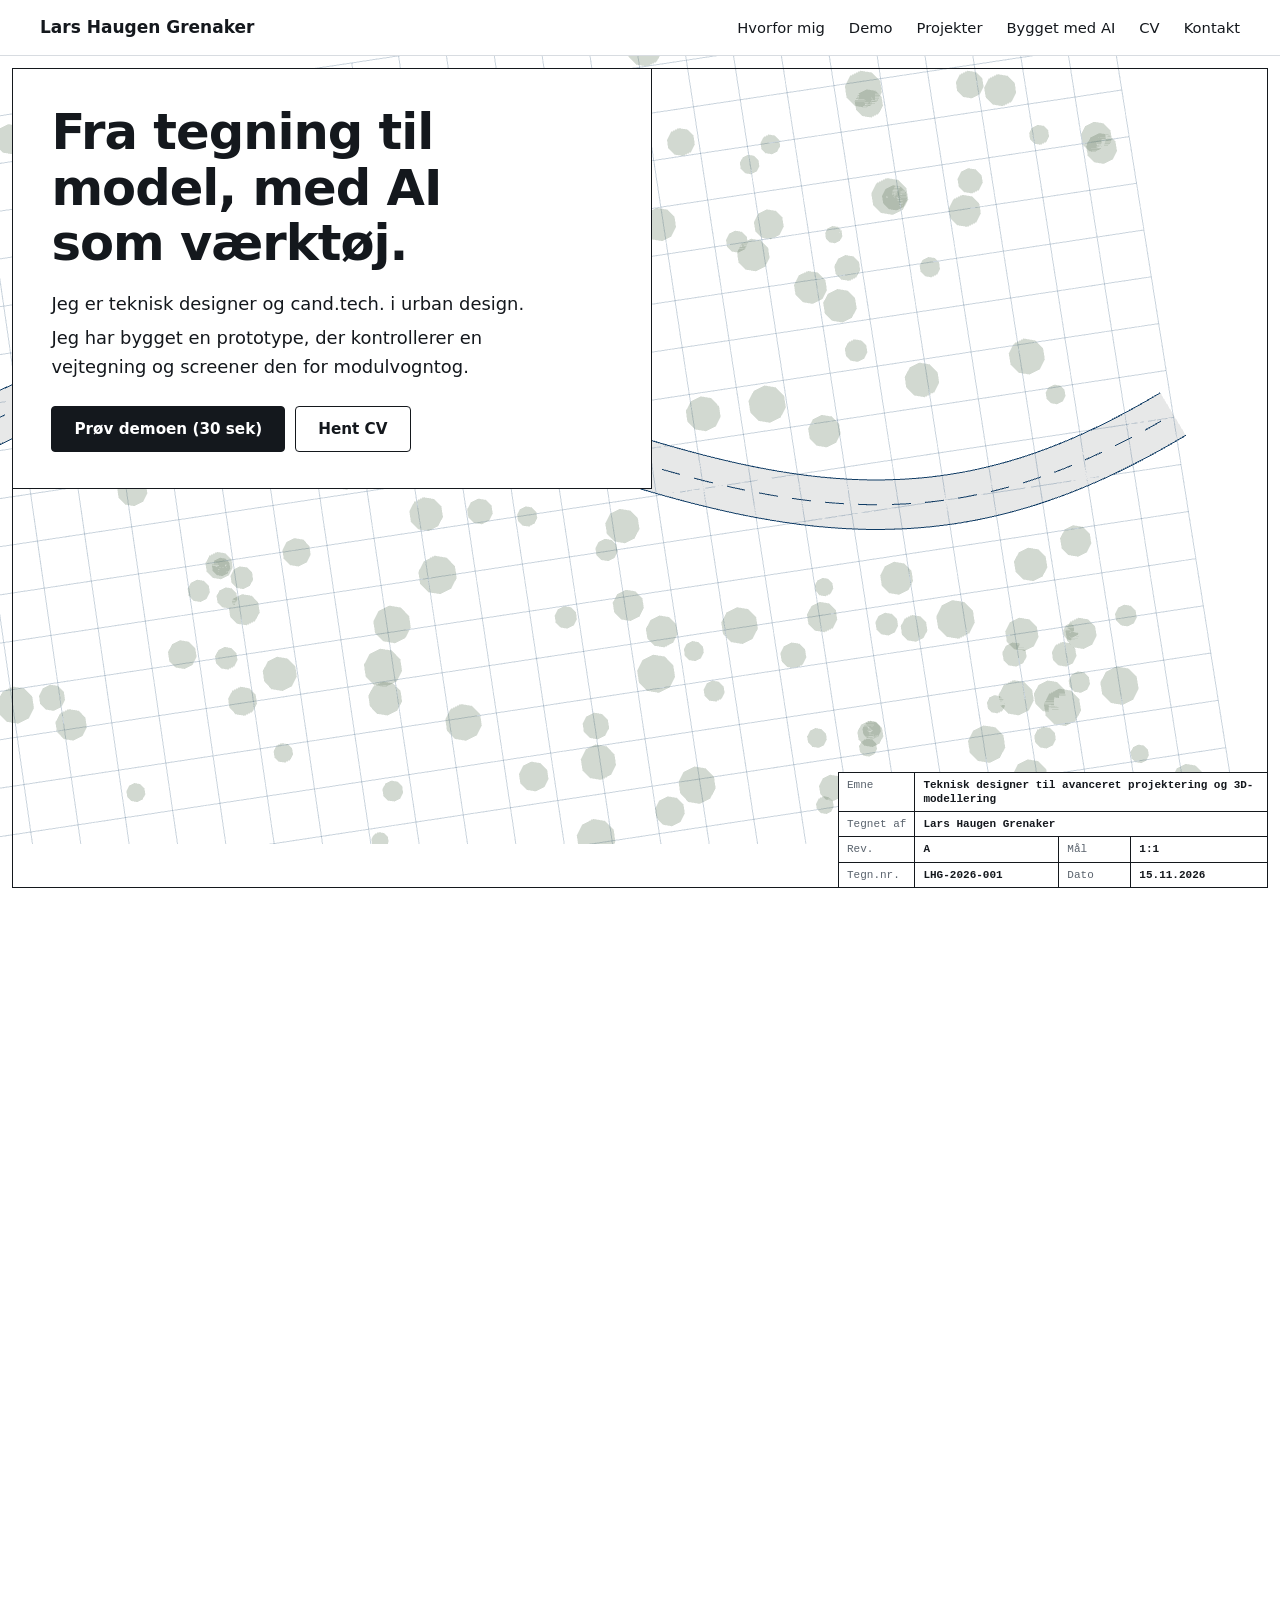
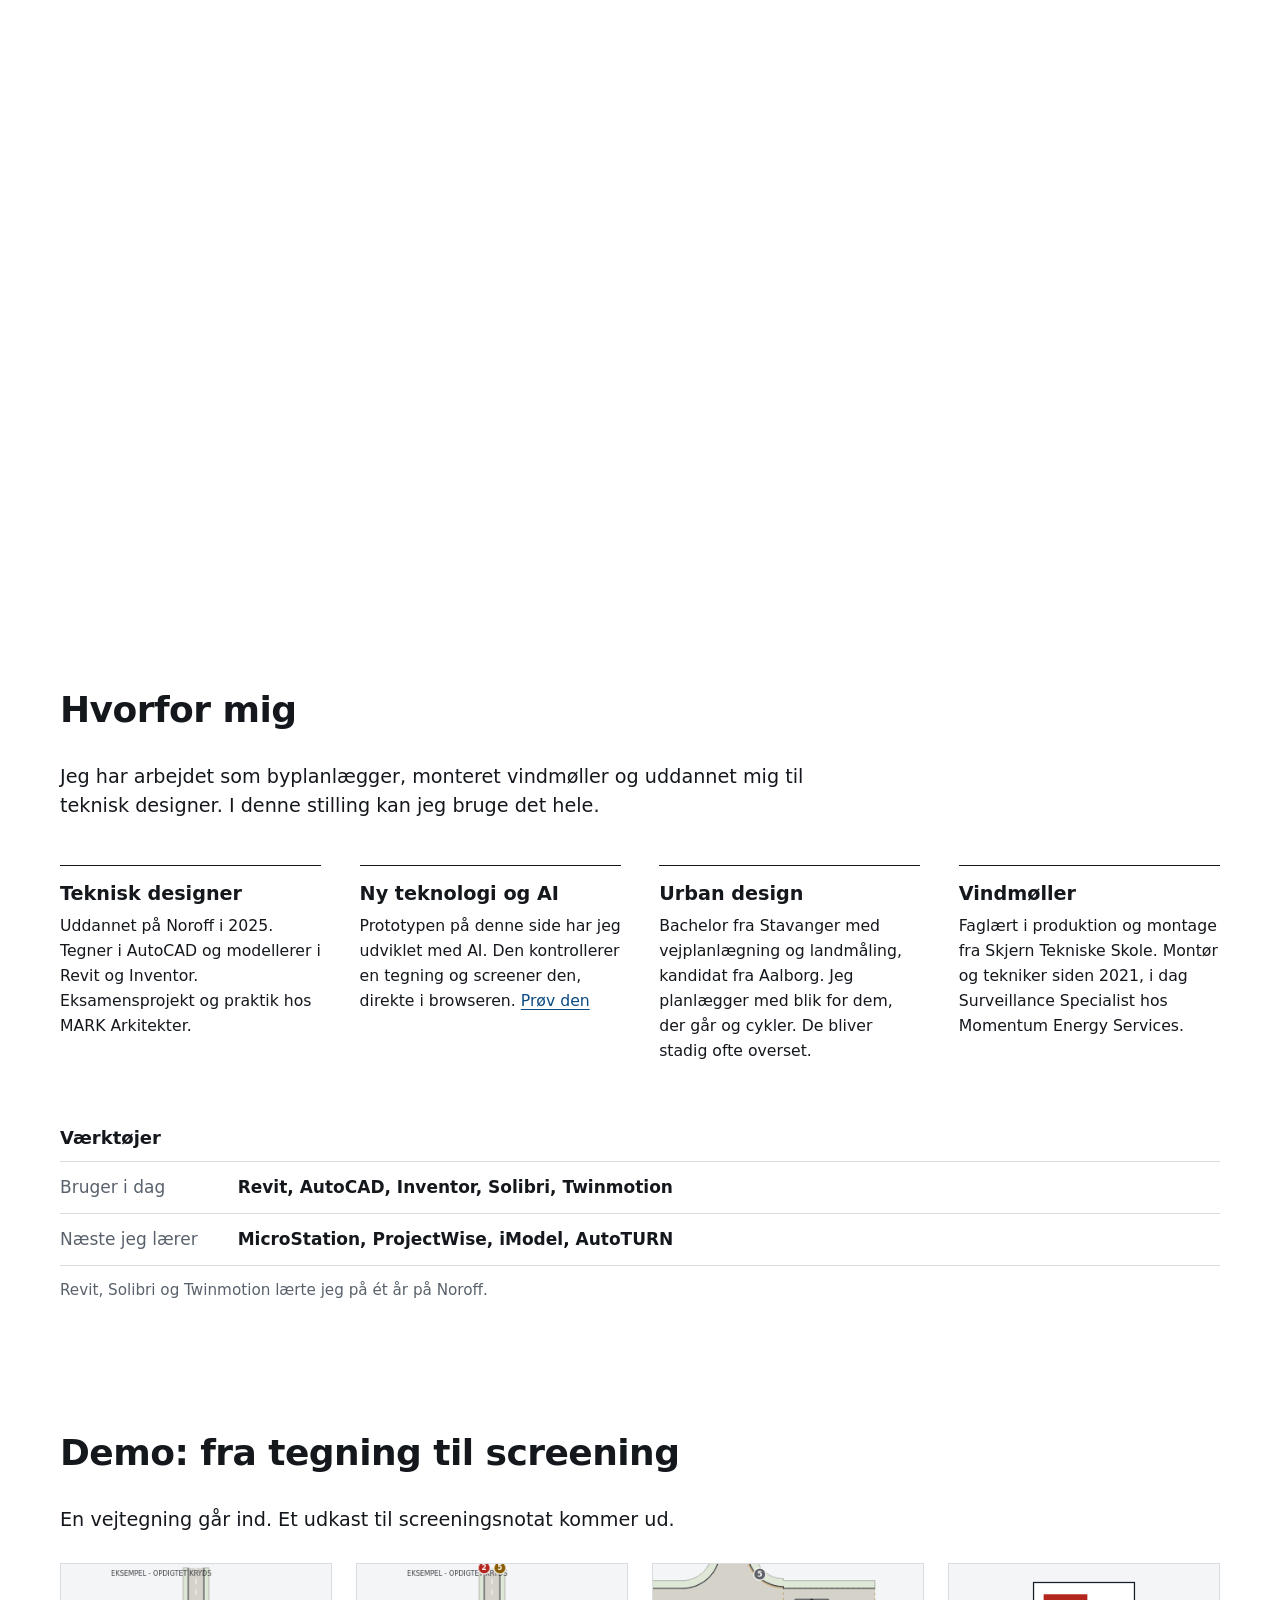
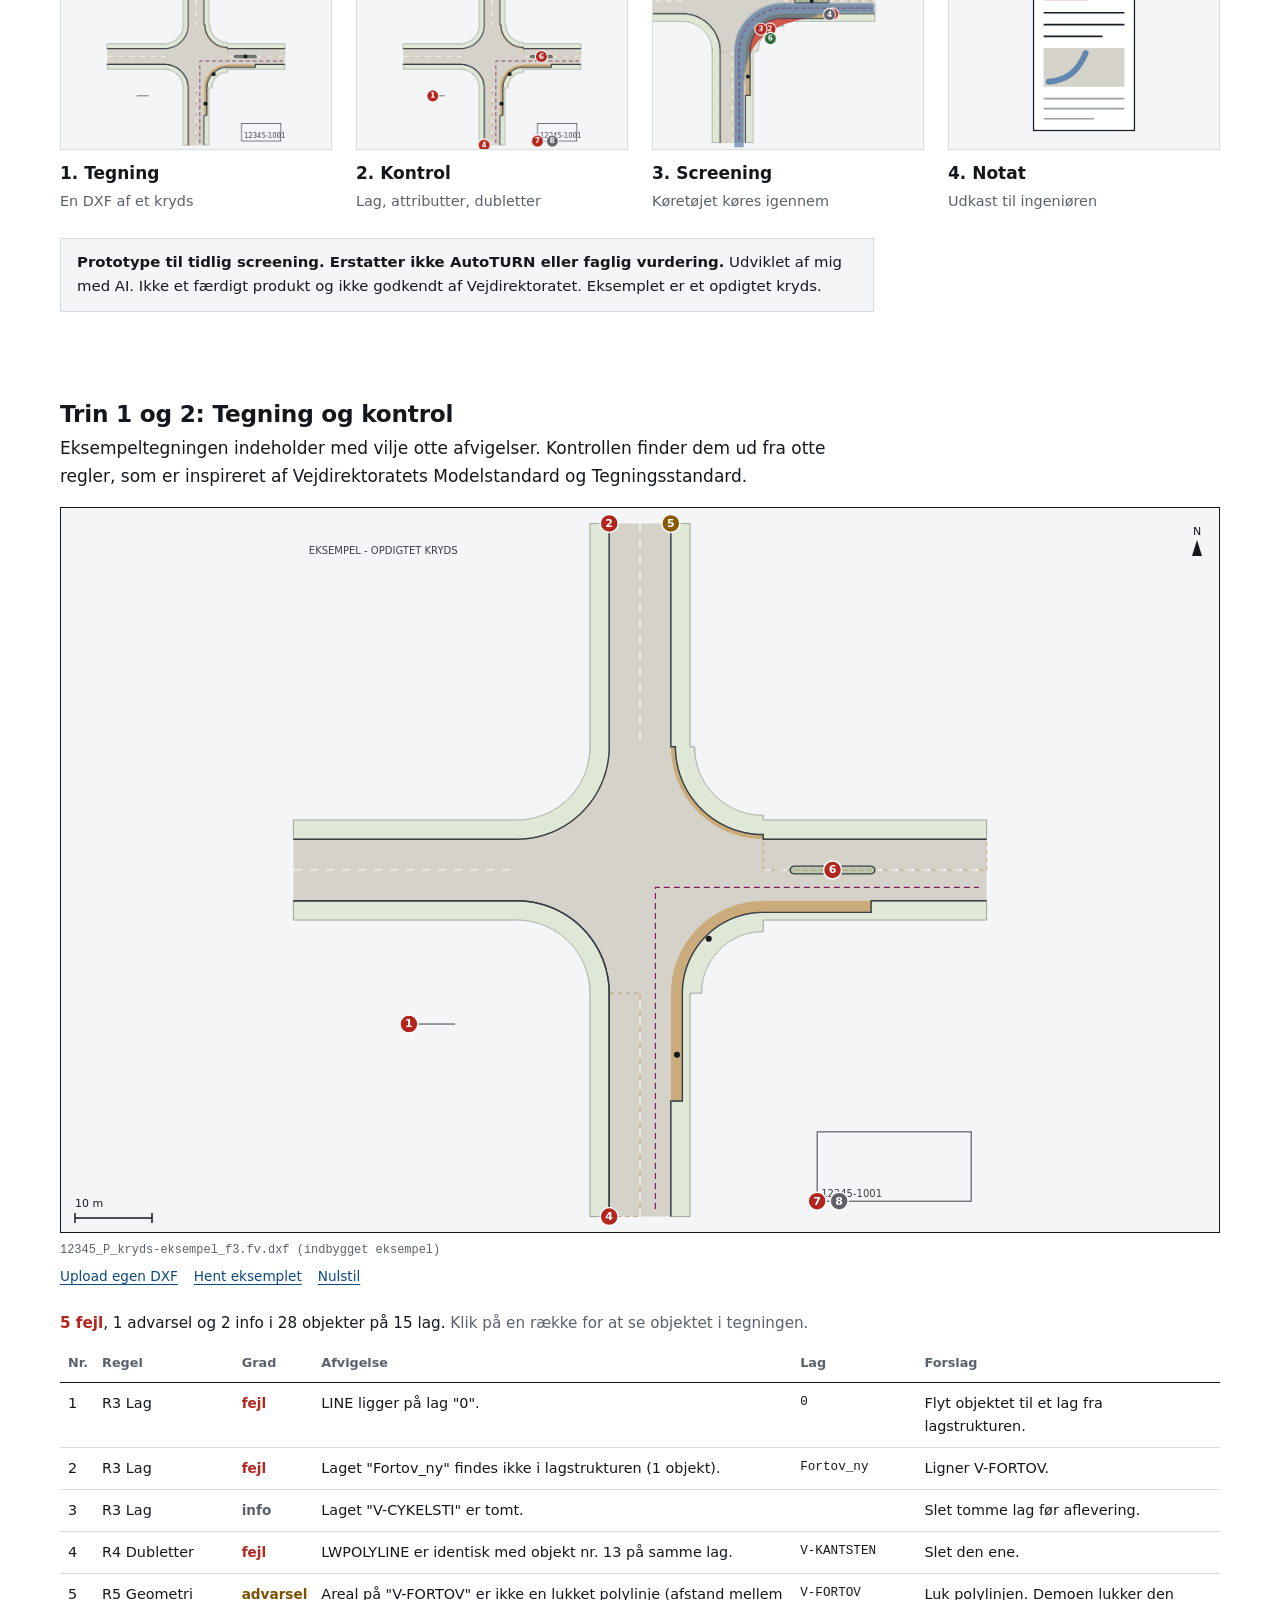
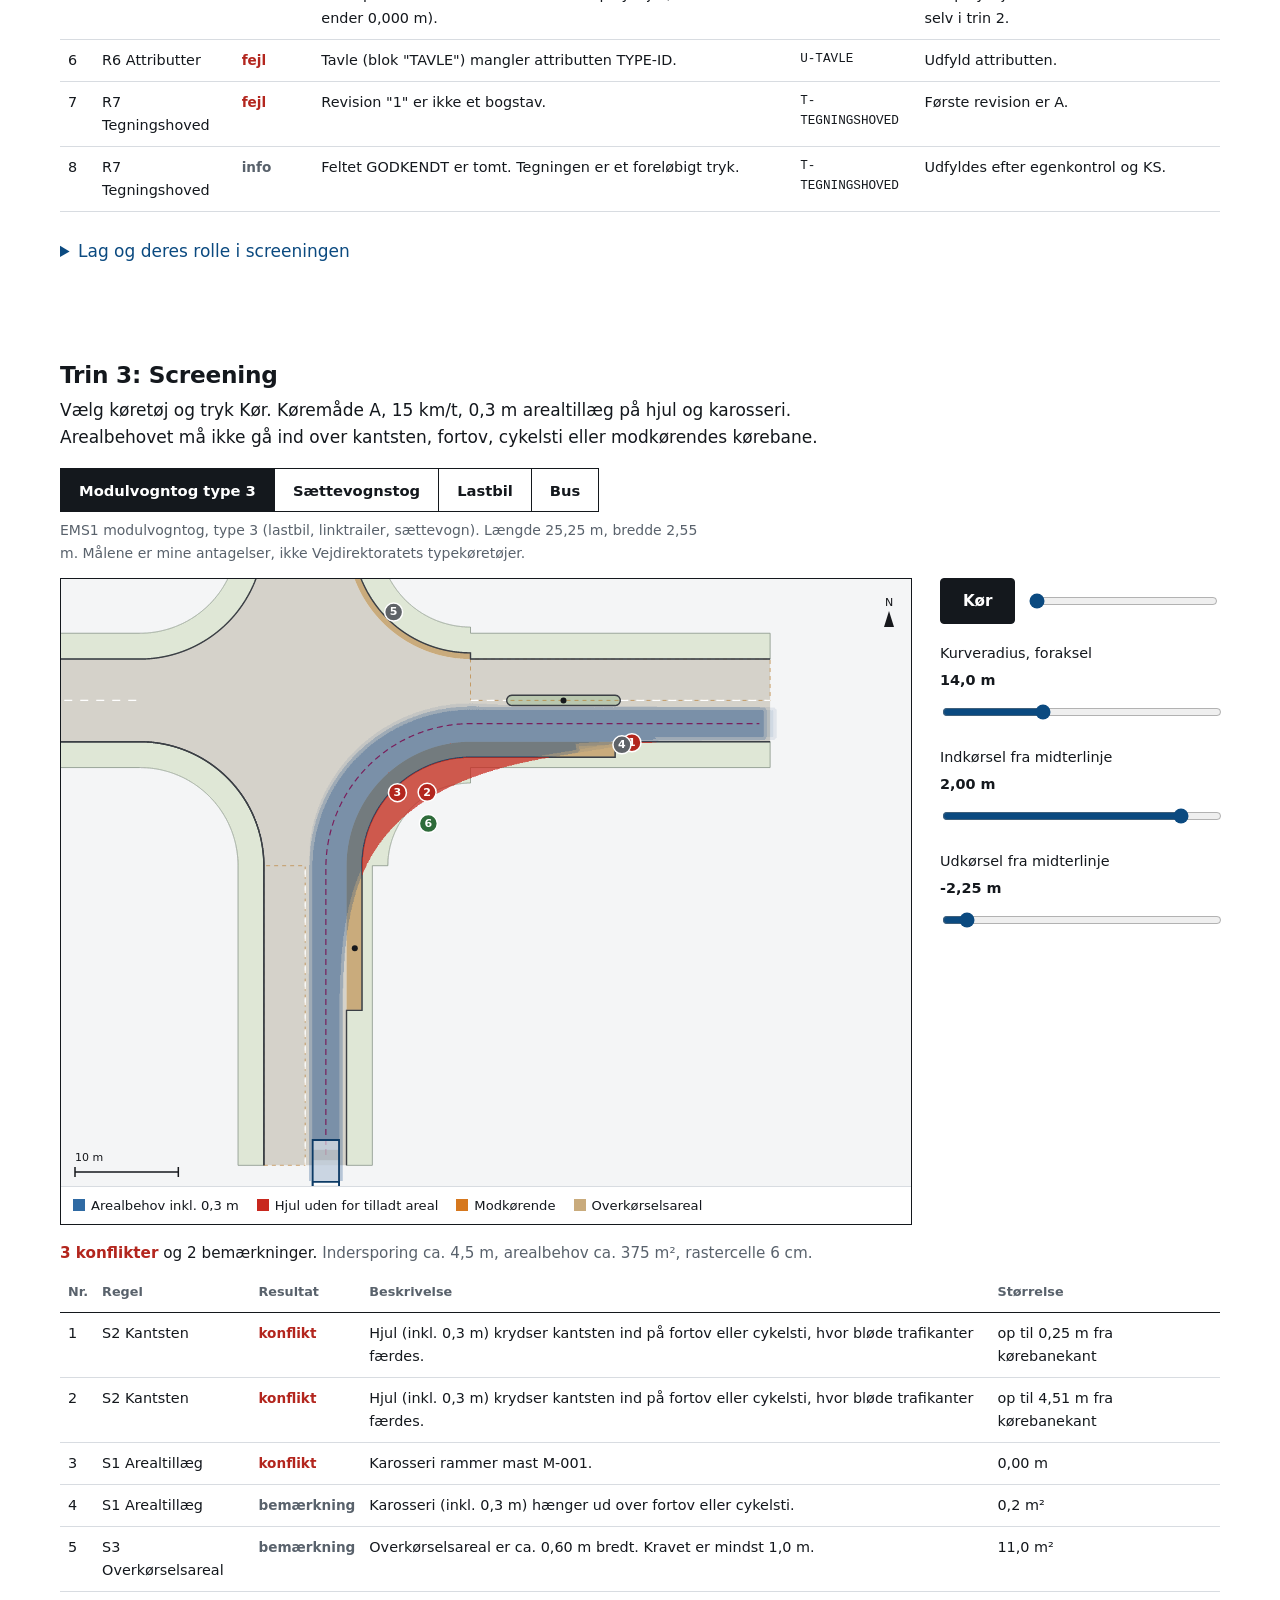
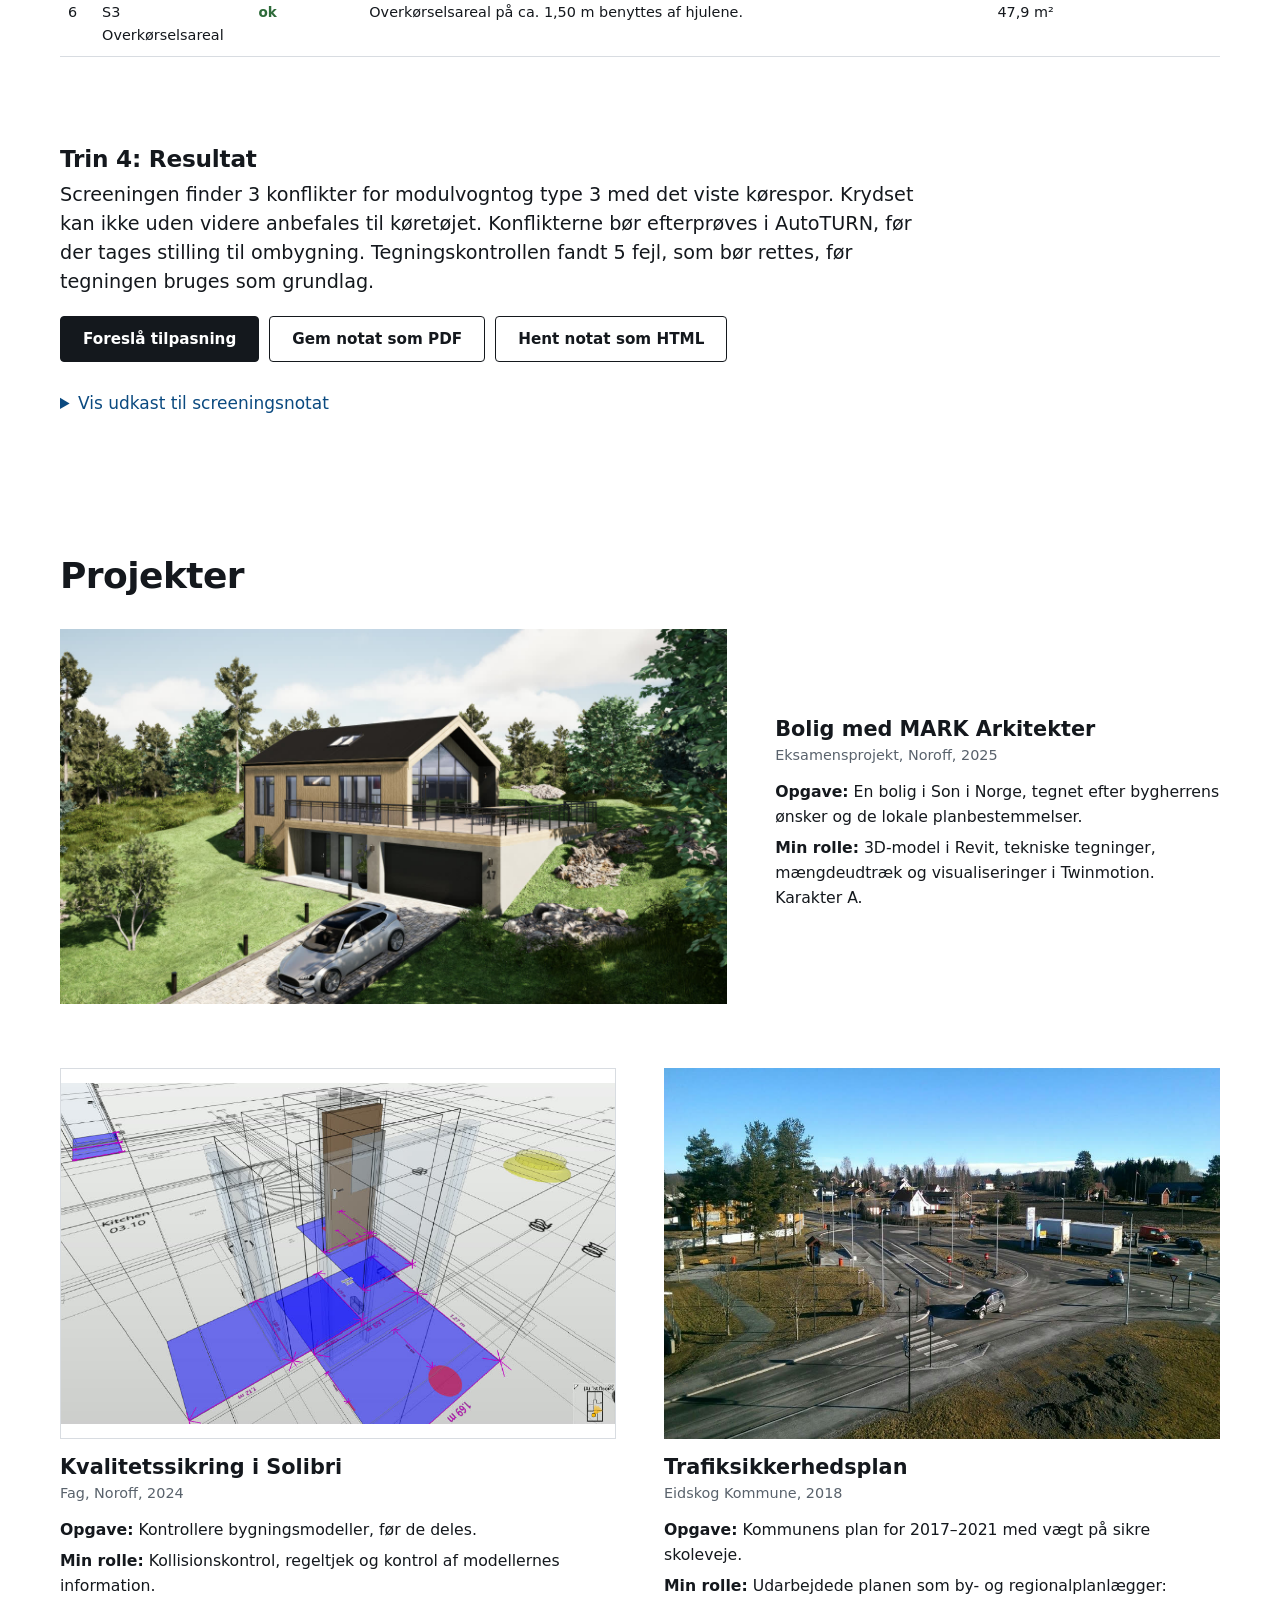
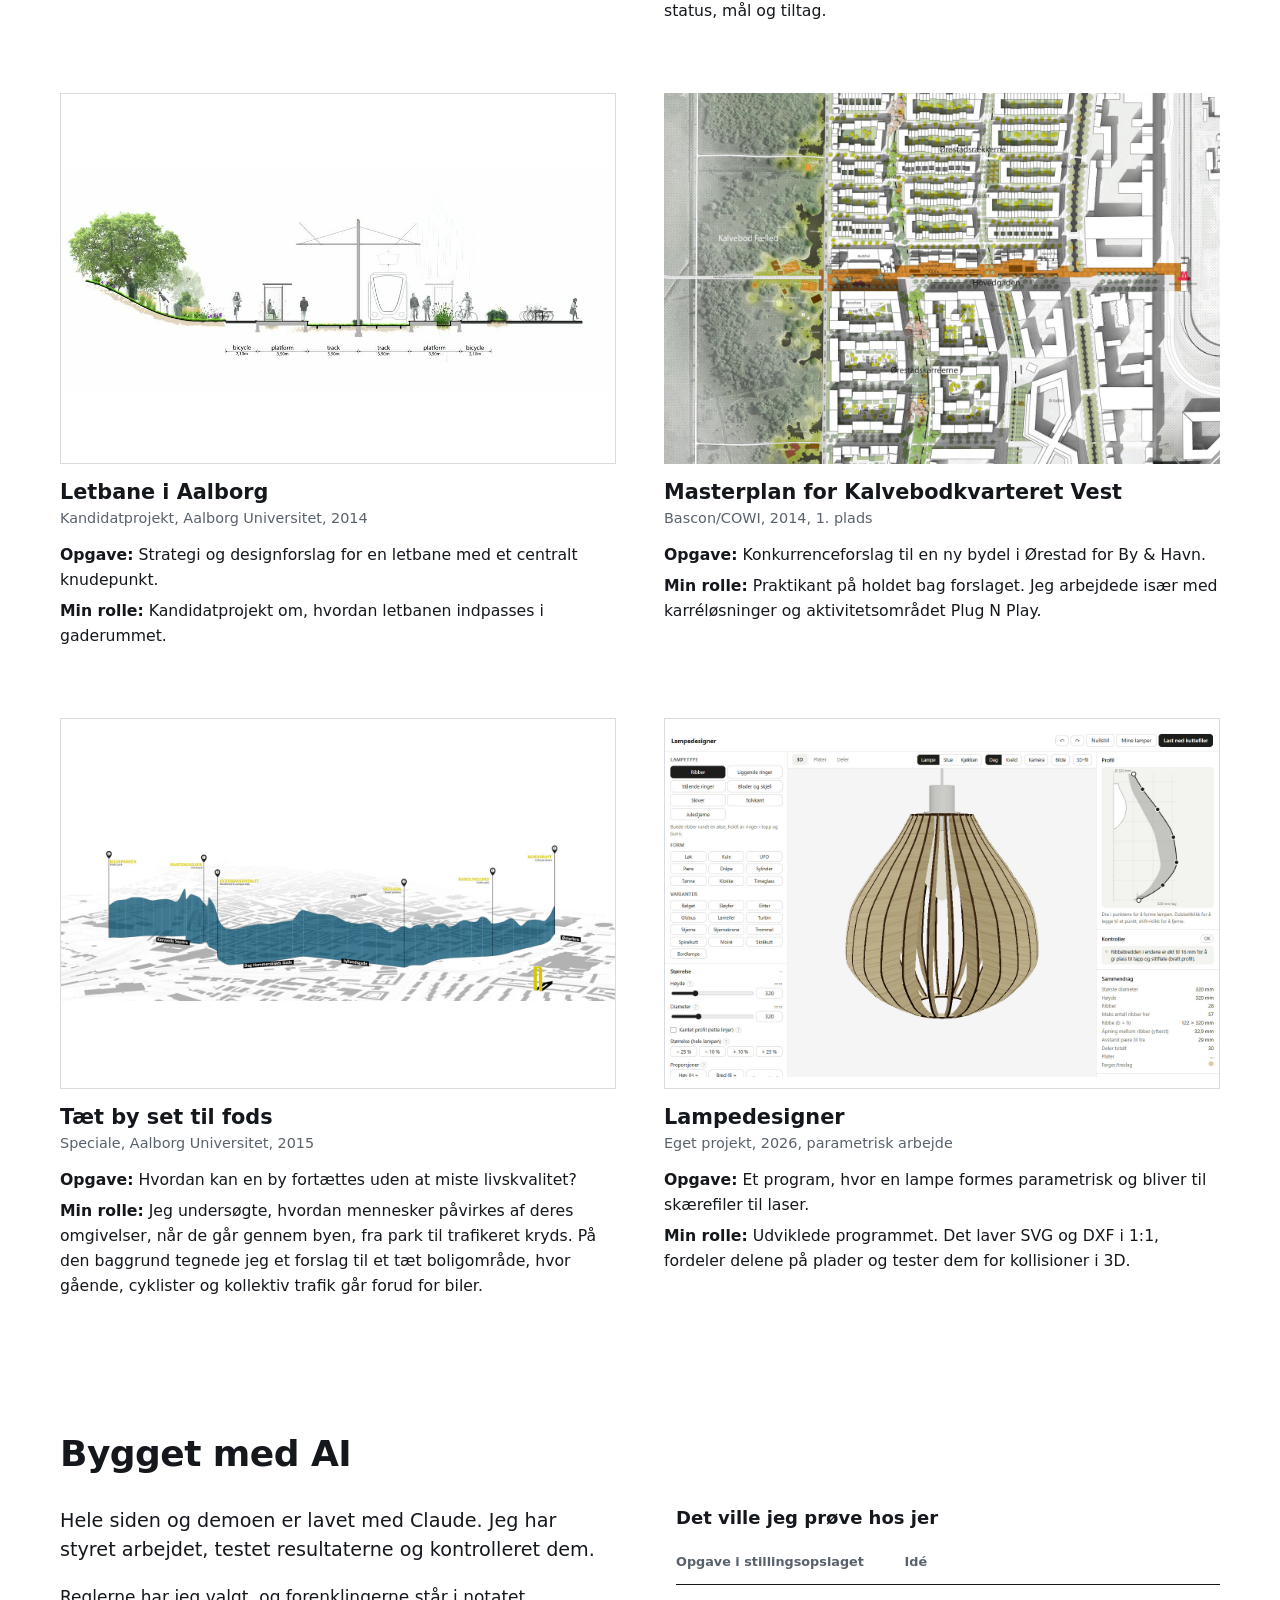
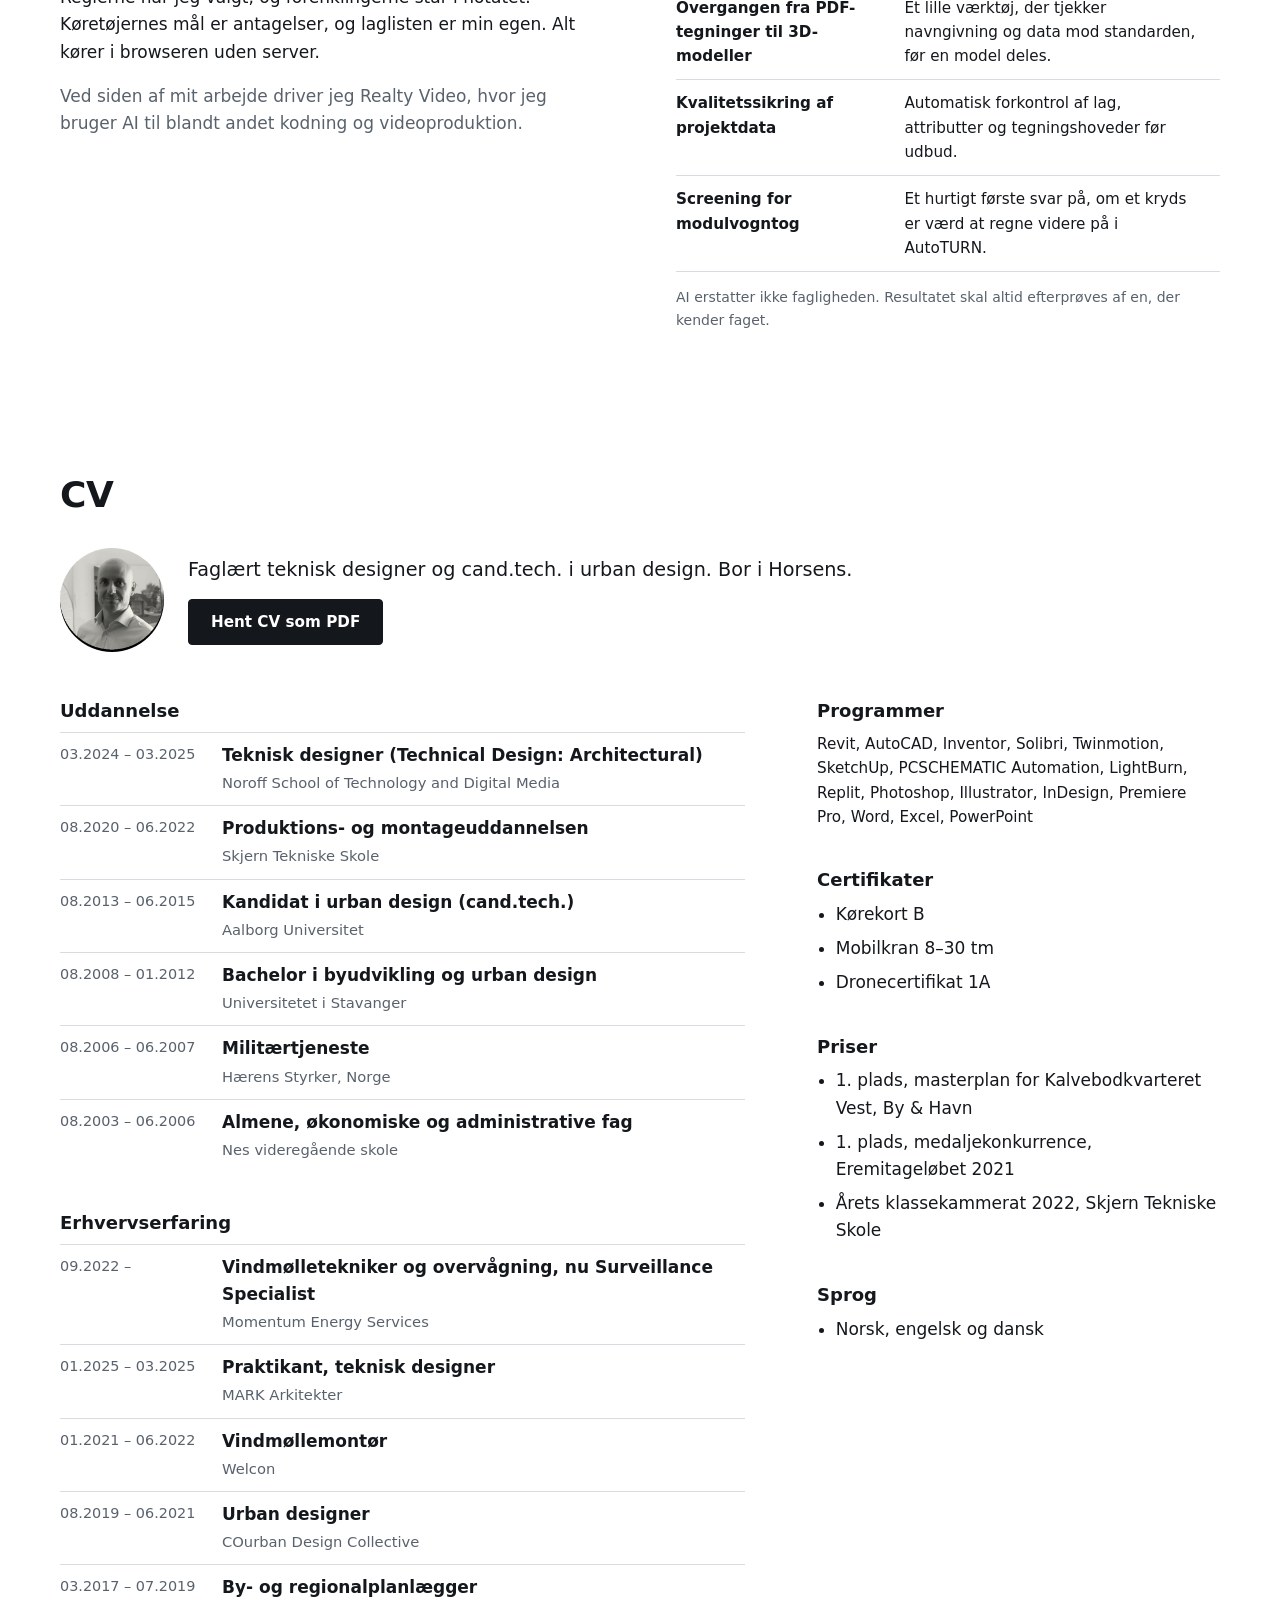
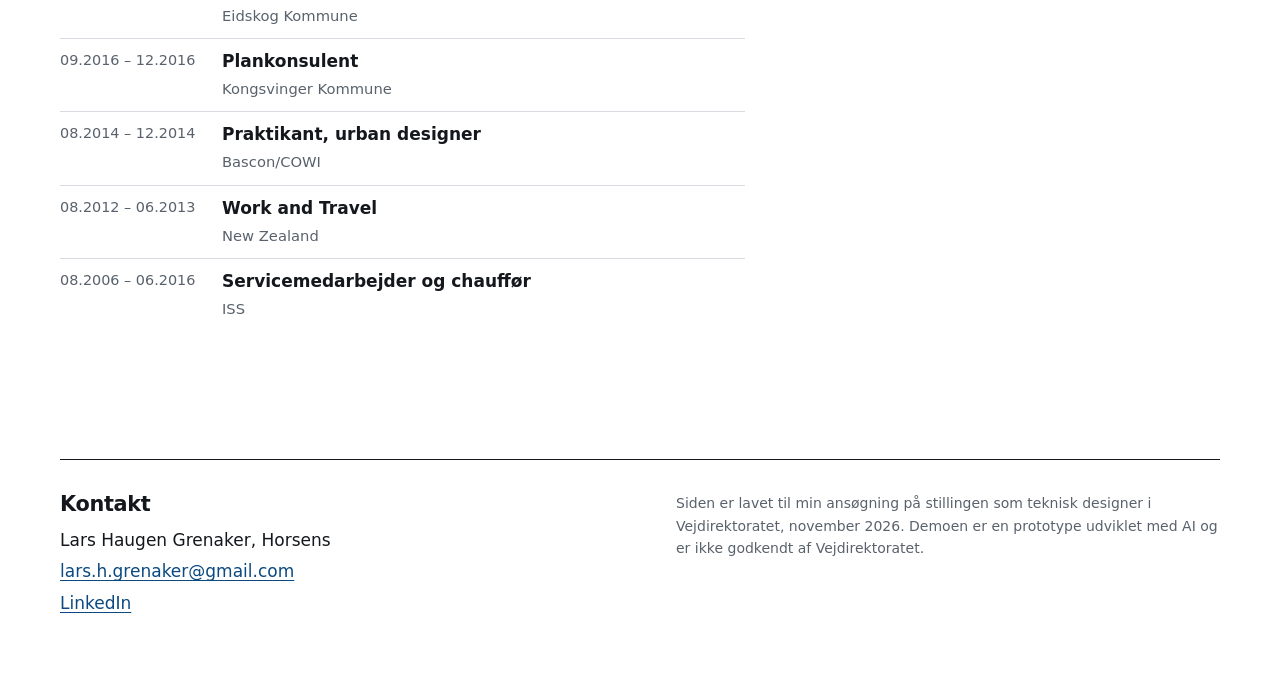
<file: index.html>
<!doctype html>
<html lang="da">
<head>
<meta charset="utf-8">
<meta name="viewport" content="width=device-width, initial-scale=1">
<title>Lars Haugen Grenaker · Teknisk designer</title>
<meta name="description" content="Ansøgning til Vejdirektoratet: teknisk designer til avanceret projektering og 3D-modellering. Med en prototype udviklet med AI.">
<meta name="robots" content="noindex">
<meta property="og:title" content="Lars Haugen Grenaker, teknisk designer">
<meta property="og:description" content="Ansøgning til Vejdirektoratet med en prototype, der kontrollerer en vejtegning og screener den for modulvogntog.">
<link rel="icon" href="data:image/svg+xml,%3Csvg xmlns='http://www.w3.org/2000/svg' viewBox='0 0 16 16'%3E%3Crect width='16' height='16' fill='%2314181d'/%3E%3Cpath d='M2 12C6 11 9 8 14 4' stroke='%23fff' stroke-width='2.5' fill='none'/%3E%3C/svg%3E">
<link rel="stylesheet" href="css/style.css">
</head>
<body>

<header class="top">
  <a class="brand" href="#forside">Lars Haugen Grenaker</a>
  <nav aria-label="Sektioner">
    <a href="#hvorfor">Hvorfor mig</a>
    <a href="#demo">Demo</a>
    <a href="#projekter">Projekter</a>
    <a href="#ai">Bygget med AI</a>
    <a href="#cv">CV</a>
    <a class="keep" href="#kontakt">Kontakt</a>
  </nav>
</header>

<!-- 1. FORSIDE -->
<section id="forside" class="hero" aria-label="Forside">
  <div class="hero-sticky">
    <div class="sheet-frame" aria-hidden="true"><i></i><i></i><i></i><i></i></div>
    <canvas id="hero-canvas" aria-hidden="true"></canvas>
    <svg id="hero-fallback" viewBox="0 0 800 500" preserveAspectRatio="xMidYMid slice" aria-hidden="true">
      <g fill="none" stroke="#0d3b66" stroke-width="1.2">
        <path d="M-20 420 C 200 380, 300 300, 400 250 S 620 120, 830 90" stroke-width="26" stroke="#d5d2ca"/>
        <path d="M-20 420 C 200 380, 300 300, 400 250 S 620 120, 830 90" stroke-dasharray="14 10"/>
      </g>
    </svg>
    <div class="hero-text">
      <h1>Fra tegning til model, med AI som værktøj.</h1>
      <p class="hero-lines">
        <span>Jeg er teknisk designer og cand.tech. i urban design.</span>
        <span>Jeg har bygget en prototype, der kontrollerer en vejtegning og screener den for modulvogntog.</span>
      </p>
      <div class="hero-cta">
        <a class="btn" href="#demo">Prøv demoen (30 sek)</a>
        <a class="btn btn-ghost" href="assets/CV_LarsHaugenGrenaker.pdf" download>Hent CV</a>
      </div>
    </div>
    <table class="titleblock" aria-label="Tegningshoved">
      <tr><th>Emne</th><td colspan="3">Teknisk designer til avanceret projektering og 3D-modellering</td></tr>
      <tr><th>Tegnet af</th><td colspan="3">Lars Haugen Grenaker</td></tr>
      <tr><th>Rev.</th><td>A</td><th>Mål</th><td>1:1</td></tr>
      <tr><th>Tegn.nr.</th><td>LHG-2026-001</td><th>Dato</th><td>15.11.2026</td></tr>
    </table>
  </div>
</section>

<main>

<!-- 2. HVORFOR MIG -->
<section id="hvorfor" class="sec">
  <h2>Hvorfor mig</h2>
  <p class="lead why-lead">Jeg har arbejdet som byplanlægger, monteret vindmøller og uddannet mig til teknisk designer. I denne stilling kan jeg bruge det hele.</p>
  <div class="why">
    <article>
      <h3>Teknisk designer</h3>
      <p>Uddannet på Noroff i 2025. Tegner i AutoCAD og modellerer i Revit og Inventor. Eksamensprojekt og praktik hos MARK Arkitekter.</p>
    </article>
    <article>
      <h3>Ny teknologi og AI</h3>
      <p>Prototypen på denne side har jeg udviklet med AI. Den kontrollerer en tegning og screener den, direkte i browseren. <a href="#demo">Prøv den</a></p>
    </article>
    <article>
      <h3>Urban design</h3>
      <p>Bachelor fra Stavanger med vejplanlægning og landmåling, kandidat fra Aalborg. Jeg planlægger med blik for dem, der går og cykler. De bliver stadig ofte overset.</p>
    </article>
    <article>
      <h3>Vindmøller</h3>
      <p>Faglært i produktion og montage fra Skjern Tekniske Skole. Montør og tekniker siden 2021, i dag Surveillance Specialist hos Momentum Energy Services.</p>
    </article>
  </div>
  <div class="tools">
    <h3>Værktøjer</h3>
    <dl>
      <dt>Bruger i dag</dt><dd>Revit, AutoCAD, Inventor, Solibri, Twinmotion</dd>
      <dt>Næste jeg lærer</dt><dd>MicroStation, ProjectWise, iModel, AutoTURN</dd>
    </dl>
    <p>Revit, Solibri og Twinmotion lærte jeg på ét år på Noroff.</p>
  </div>
</section>

<!-- 3. DEMO -->
<section id="demo" class="sec sec-wide">
  <h2>Demo: fra tegning til screening</h2>
  <p class="lead">En vejtegning går ind. Et udkast til screeningsnotat kommer ud.</p>

  <ol class="strip">
    <li><a href="#trin1"><canvas id="th-1" width="320" height="220"></canvas><strong>1. Tegning</strong><span>En DXF af et kryds</span></a></li>
    <li><a href="#trin1"><canvas id="th-2" width="320" height="220"></canvas><strong>2. Kontrol</strong><span>Lag, attributter, dubletter</span></a></li>
    <li><a href="#trin2"><canvas id="th-3" width="320" height="220"></canvas><strong>3. Screening</strong><span>Køretøjet køres igennem</span></a></li>
    <li><a href="#resultat">
      <svg viewBox="0 0 320 220" role="img" aria-label="Notat"><rect width="320" height="220" fill="#f4f5f6"/><rect x="100" y="22" width="120" height="176" fill="#fff" stroke="#16202b" stroke-width="1.5"/><rect x="112" y="36" width="52" height="7" fill="#b3261e"/><g stroke="#16202b" stroke-width="2"><path d="M112 58h96M112 72h96M112 86h70"/></g><rect x="112" y="100" width="96" height="46" fill="#d5d2ca"/><path d="M118 140c20-2 34-10 44-34" fill="none" stroke="#2f6aa3" stroke-width="7" stroke-linecap="round" opacity=".7"/><g stroke="#9aa0a6" stroke-width="2"><path d="M112 160h96M112 172h96M112 184h60"/></g></svg>
      <strong>4. Notat</strong><span>Udkast til ingeniøren</span></a></li>
  </ol>

  <p class="warn"><strong>Prototype til tidlig screening. Erstatter ikke AutoTURN eller faglig vurdering.</strong> Udviklet af mig med AI. Ikke et færdigt produkt og ikke godkendt af Vejdirektoratet. Eksemplet er et opdigtet kryds.</p>

  <div class="step" id="trin1">
    <h3>Trin 1 og 2: Tegning og kontrol</h3>
    <p>Eksempeltegningen indeholder med vilje otte afvigelser. Kontrollen finder dem ud fra otte regler, som er inspireret af Vejdirektoratets Modelstandard og Tegningsstandard.</p>
    <div class="plan-wrap">
      <canvas id="plan1" class="plan-big" aria-label="Eksempeltegning af kryds med nummererede afvigelser"></canvas>
    </div>
    <p class="file-line">
      <span class="mono" id="demo-file"></span>
      <span class="file-actions">
        <label class="link" for="dxf-file">Upload egen DXF</label><input id="dxf-file" type="file" accept=".dxf" hidden>
        <button class="link" id="btn-example-dl" type="button">Hent eksemplet</button>
        <button class="link" id="btn-example" type="button">Nulstil</button>
      </span>
    </p>
    <div id="t1-summary" class="summary"></div>
    <div id="t1-table" class="table-wrap"></div>
    <details>
      <summary>Lag og deres rolle i screeningen</summary>
      <p class="muted small">Laglisten er demoens egen. Ukendte lag er markeret, rollen gættes ud fra navnet og kan ændres. En uploadet fil bliver i din browser.</p>
      <div id="t1-layers" class="layers"></div>
    </details>
  </div>

  <div class="step" id="trin2">
    <h3>Trin 3: Screening</h3>
    <p>Vælg køretøj og tryk Kør. Køremåde A, 15 km/t, 0,3 m arealtillæg på hjul og karosseri. Arealbehovet må ikke gå ind over kantsten, fortov, cykelsti eller modkørendes kørebane.</p>
    <div class="seg" id="veh" role="group" aria-label="Køretøj"></div>
    <p class="muted small" id="veh-note"></p>
    <div class="plan-grid">
      <div class="plan-wrap">
        <canvas id="plan" aria-label="Plan over krydset med arealbehov og konflikter"></canvas>
        <div class="legend">
          <span><i style="background:#2f6aa3"></i>Arealbehov inkl. 0,3 m</span>
          <span><i style="background:#c8281e"></i>Hjul uden for tilladt areal</span>
          <span><i style="background:#d6781e"></i>Modkørende</span>
          <span><i style="background:#c9ab7c"></i>Overkørselsareal</span>
        </div>
      </div>
      <div class="controls">
        <div class="ctrl-row">
          <button class="btn" id="btn-play" type="button">Kør</button>
          <input id="sl-pos" type="range" min="0" max="100" value="0" aria-label="Position på køresporet">
        </div>
        <label class="ctrl">Kurveradius, foraksel <output id="out-radius"></output>
          <input id="sl-radius" type="range" min="8" max="25" step="0.5" value="14">
        </label>
        <div id="example-controls">
          <label class="ctrl">Indkørsel fra midterlinje <output id="out-entry"></output>
            <input id="sl-entry" type="range" min="-1.5" max="2.5" step="0.05" value="2">
          </label>
          <label class="ctrl">Udkørsel fra midterlinje <output id="out-exit"></output>
            <input id="sl-exit" type="range" min="-2.5" max="1.5" step="0.05" value="-2.25">
          </label>
        </div>
        <button class="btn btn-ghost" id="btn-draw" type="button" hidden>Tegn kørespor</button>
        <p id="t2-msg" class="msg" role="status"></p>
      </div>
    </div>
    <div id="t2-summary" class="summary"></div>
    <div id="t2-table" class="table-wrap"></div>
  </div>

  <div class="step" id="resultat">
    <h3>Trin 4: Resultat</h3>
    <p class="lead" id="res-sum"></p>
    <div class="demo-actions">
      <button class="btn" id="btn-propose" type="button">Foreslå tilpasning</button>
      <button class="btn btn-ghost" id="btn-pdf" type="button">Gem notat som PDF</button>
      <button class="btn btn-ghost" id="btn-html" type="button">Hent notat som HTML</button>
    </div>
    <div id="proposal" class="proposal" hidden></div>
    <details class="notat-wrap">
      <summary>Vis udkast til screeningsnotat</summary>
      <article id="notat" class="notat"></article>
    </details>
  </div>
</section>

<!-- 4. PROJEKTER -->
<section id="projekter" class="sec">
  <h2>Projekter</h2>
  <div class="projects">

    <article class="project wide">
      <img src="assets/img/noroff-eksterior.jpg" alt="Visualisering af bolig på skrånende grund" loading="lazy" width="1400" height="788">
      <div>
        <h3>Bolig med MARK Arkitekter</h3>
        <p class="meta">Eksamensprojekt, Noroff, 2025</p>
        <p><strong>Opgave:</strong> En bolig i Son i Norge, tegnet efter bygherrens ønsker og de lokale planbestemmelser.</p>
        <p><strong>Min rolle:</strong> 3D-model i Revit, tekniske tegninger, mængdeudtræk og visualiseringer i Twinmotion. Karakter A.</p>
      </div>
    </article>

    <article class="project">
      <img class="fit" src="assets/img/bim-solibri.jpg" alt="Kollisionskontrol i Solibri med markerede konflikter" loading="lazy" width="1200" height="735">
      <div>
        <h3>Kvalitetssikring i Solibri</h3>
        <p class="meta">Fag, Noroff, 2024</p>
        <p><strong>Opgave:</strong> Kontrollere bygningsmodeller, før de deles.</p>
        <p><strong>Min rolle:</strong> Kollisionskontrol, regeltjek og kontrol af modellernes information.</p>
      </div>
    </article>

    <article class="project">
      <img src="assets/img/tsp-1.jpg" alt="Dronefoto af et vejkryds i Eidskog Kommune" loading="lazy" width="1200" height="800">
      <div>
        <h3>Trafiksikkerhedsplan</h3>
        <p class="meta">Eidskog Kommune, 2018</p>
        <p><strong>Opgave:</strong> Kommunens plan for 2017–2021 med vægt på sikre skoleveje.</p>
        <p><strong>Min rolle:</strong> Udarbejdede planen som by- og regionalplanlægger: status, mål og tiltag.</p>
      </div>
    </article>

    <article class="project">
      <img class="fit" src="assets/img/mobilitet-snit.jpg" alt="Tværsnit af gade med letbane, perroner og cykelstier" loading="lazy" width="1100" height="778">
      <div>
        <h3>Letbane i Aalborg</h3>
        <p class="meta">Kandidatprojekt, Aalborg Universitet, 2014</p>
        <p><strong>Opgave:</strong> Strategi og designforslag for en letbane med et centralt knudepunkt.</p>
        <p><strong>Min rolle:</strong> Kandidatprojekt om, hvordan letbanen indpasses i gaderummet.</p>
      </div>
    </article>

    <article class="project">
      <img src="assets/img/kalvebod-plan.jpg" alt="Illustrationsplan for Kalvebodkvarteret Vest i Ørestad" loading="lazy" width="1400" height="1980">
      <div>
        <h3>Masterplan for Kalvebodkvarteret Vest</h3>
        <p class="meta">Bascon/COWI, 2014, 1. plads</p>
        <p><strong>Opgave:</strong> Konkurrenceforslag til en ny bydel i Ørestad for By &amp; Havn.</p>
        <p><strong>Min rolle:</strong> Praktikant på holdet bag forslaget. Jeg arbejdede især med karréløsninger og aktivitetsområdet Plug N Play.</p>
      </div>
    </article>

    <article class="project">
      <img class="fit" src="assets/img/speciale-gangrute.jpg" alt="Diagram over en gangrute gennem Aalborg forbi parker, gårdrum og et vejkryds" loading="lazy" width="1400" height="495">
      <div>
        <h3>Tæt by set til fods</h3>
        <p class="meta">Speciale, Aalborg Universitet, 2015</p>
        <p><strong>Opgave:</strong> Hvordan kan en by fortættes uden at miste livskvalitet?</p>
        <p><strong>Min rolle:</strong> Jeg undersøgte, hvordan mennesker påvirkes af deres omgivelser, når de går gennem byen, fra park til trafikeret kryds. På den baggrund tegnede jeg et forslag til et tæt boligområde, hvor gående, cyklister og kollektiv trafik går forud for biler.</p>
      </div>
    </article>

    <article class="project">
      <img class="fit" src="assets/img/lampe-app.jpg" alt="Skærmbillede af lampeprogrammet med 3D-model og profil-editor" loading="lazy" width="1440" height="900">
      <div>
        <h3>Lampedesigner</h3>
        <p class="meta">Eget projekt, 2026, parametrisk arbejde</p>
        <p><strong>Opgave:</strong> Et program, hvor en lampe formes parametrisk og bliver til skærefiler til laser.</p>
        <p><strong>Min rolle:</strong> Udviklede programmet. Det laver SVG og DXF i 1:1, fordeler delene på plader og tester dem for kollisioner i 3D.</p>
      </div>
    </article>

  </div>
</section>

<!-- 5. BYGGET MED AI -->
<section id="ai" class="sec">
  <h2>Bygget med AI</h2>
  <div class="two-col">
    <div>
      <p class="lead">Hele siden og demoen er lavet med Claude. Jeg har styret arbejdet, testet resultaterne og kontrolleret dem.</p>
      <p>Reglerne har jeg valgt, og forenklingerne står i notatet. Køretøjernes mål er antagelser, og laglisten er min egen. Alt kører i browseren uden server.</p>
      <p class="muted">Ved siden af mit arbejde driver jeg Realty Video, hvor jeg bruger AI til blandt andet kodning og videoproduktion.</p>
    </div>
    <div>
      <h3>Det ville jeg prøve hos jer</h3>
      <table class="map">
        <thead><tr><th>Opgave i stillingsopslaget</th><th>Idé</th></tr></thead>
        <tbody>
          <tr><td>Overgangen fra PDF-tegninger til 3D-modeller</td><td>Et lille værktøj, der tjekker navngivning og data mod standarden, før en model deles.</td></tr>
          <tr><td>Kvalitetssikring af projektdata</td><td>Automatisk forkontrol af lag, attributter og tegningshoveder før udbud.</td></tr>
          <tr><td>Screening for modulvogntog</td><td>Et hurtigt første svar på, om et kryds er værd at regne videre på i AutoTURN.</td></tr>
        </tbody>
      </table>
      <p class="muted small">AI erstatter ikke fagligheden. Resultatet skal altid efterprøves af en, der kender faget.</p>
    </div>
  </div>
</section>

<!-- 6. CV OG KONTAKT -->
<section id="cv" class="sec">
  <h2>CV</h2>
  <div class="cv-top">
    <img class="portrait" src="assets/img/profil.jpg" alt="Portræt af Lars Haugen Grenaker" width="160" height="160" loading="lazy">
    <div>
      <p class="lead">Faglært teknisk designer og cand.tech. i urban design. Bor i Horsens.</p>
      <a class="btn" href="assets/CV_LarsHaugenGrenaker.pdf" download>Hent CV som PDF</a>
    </div>
  </div>

  <div class="cv-grid">
    <div>
      <h3>Uddannelse</h3>
      <ul class="timeline">
        <li><time>03.2024 – 03.2025</time><div><strong>Teknisk designer (Technical Design: Architectural)</strong><span>Noroff School of Technology and Digital Media</span></div></li>
        <li><time>08.2020 – 06.2022</time><div><strong>Produktions- og montageuddannelsen</strong><span>Skjern Tekniske Skole</span></div></li>
        <li><time>08.2013 – 06.2015</time><div><strong>Kandidat i urban design (cand.tech.)</strong><span>Aalborg Universitet</span></div></li>
        <li><time>08.2008 – 01.2012</time><div><strong>Bachelor i byudvikling og urban design</strong><span>Universitetet i Stavanger</span></div></li>
        <li><time>08.2006 – 06.2007</time><div><strong>Militærtjeneste</strong><span>Hærens Styrker, Norge</span></div></li>
        <li><time>08.2003 – 06.2006</time><div><strong>Almene, økonomiske og administrative fag</strong><span>Nes videregående skole</span></div></li>
      </ul>
      <h3>Erhvervserfaring</h3>
      <ul class="timeline">
        <li><time>09.2022 –</time><div><strong>Vindmølletekniker og overvågning, nu Surveillance Specialist</strong><span>Momentum Energy Services</span></div></li>
        <li><time>01.2025 – 03.2025</time><div><strong>Praktikant, teknisk designer</strong><span>MARK Arkitekter</span></div></li>
        <li><time>01.2021 – 06.2022</time><div><strong>Vindmøllemontør</strong><span>Welcon</span></div></li>
        <li><time>08.2019 – 06.2021</time><div><strong>Urban designer</strong><span>COurban Design Collective</span></div></li>
        <li><time>03.2017 – 07.2019</time><div><strong>By- og regionalplanlægger</strong><span>Eidskog Kommune</span></div></li>
        <li><time>09.2016 – 12.2016</time><div><strong>Plankonsulent</strong><span>Kongsvinger Kommune</span></div></li>
        <li><time>08.2014 – 12.2014</time><div><strong>Praktikant, urban designer</strong><span>Bascon/COWI</span></div></li>
        <li><time>08.2012 – 06.2013</time><div><strong>Work and Travel</strong><span>New Zealand</span></div></li>
        <li><time>08.2006 – 06.2016</time><div><strong>Servicemedarbejder og chauffør</strong><span>ISS</span></div></li>
      </ul>
    </div>
    <div class="cv-side">
      <h3>Programmer</h3>
      <p>Revit, AutoCAD, Inventor, Solibri, Twinmotion, SketchUp, PCSCHEMATIC Automation, LightBurn, Replit, Photoshop, Illustrator, InDesign, Premiere Pro, Word, Excel, PowerPoint</p>
      <h3>Certifikater</h3>
      <ul class="plain"><li>Kørekort B</li><li>Mobilkran 8–30 tm</li><li>Dronecertifikat 1A</li></ul>
      <h3>Priser</h3>
      <ul class="plain">
        <li>1. plads, masterplan for Kalvebodkvarteret Vest, By &amp; Havn</li>
        <li>1. plads, medaljekonkurrence, Eremitageløbet 2021</li>
        <li>Årets klassekammerat 2022, Skjern Tekniske Skole</li>
      </ul>
      <h3>Sprog</h3>
      <ul class="plain"><li>Norsk, engelsk og dansk</li></ul>
    </div>
  </div>
</section>

</main>

<footer id="kontakt" class="foot">
  <div class="foot-in">
    <div>
      <h2>Kontakt</h2>
      <p>Lars Haugen Grenaker, Horsens</p>
      <p><a href="mailto:lars.h.grenaker@gmail.com">lars.h.grenaker@gmail.com</a></p>
      <p><a href="https://www.linkedin.com/in/larshaugen/" rel="noopener">LinkedIn</a></p>
    </div>
    <p class="muted small">Siden er lavet til min ansøgning på stillingen som teknisk designer i Vejdirektoratet, november 2026. Demoen er en prototype udviklet med AI og er ikke godkendt af Vejdirektoratet.</p>
  </div>
</footer>

<script src="js/demo/dxf.js" defer></script>
<script src="js/demo/example.js" defer></script>
<script src="js/demo/rules.js" defer></script>
<script src="js/demo/mvt.js" defer></script>
<script src="js/demo/notat.js" defer></script>
<script src="js/demo/ui.js" defer></script>
<script src="js/hero.bundle.js" defer></script>
</body>
</html>
</file>
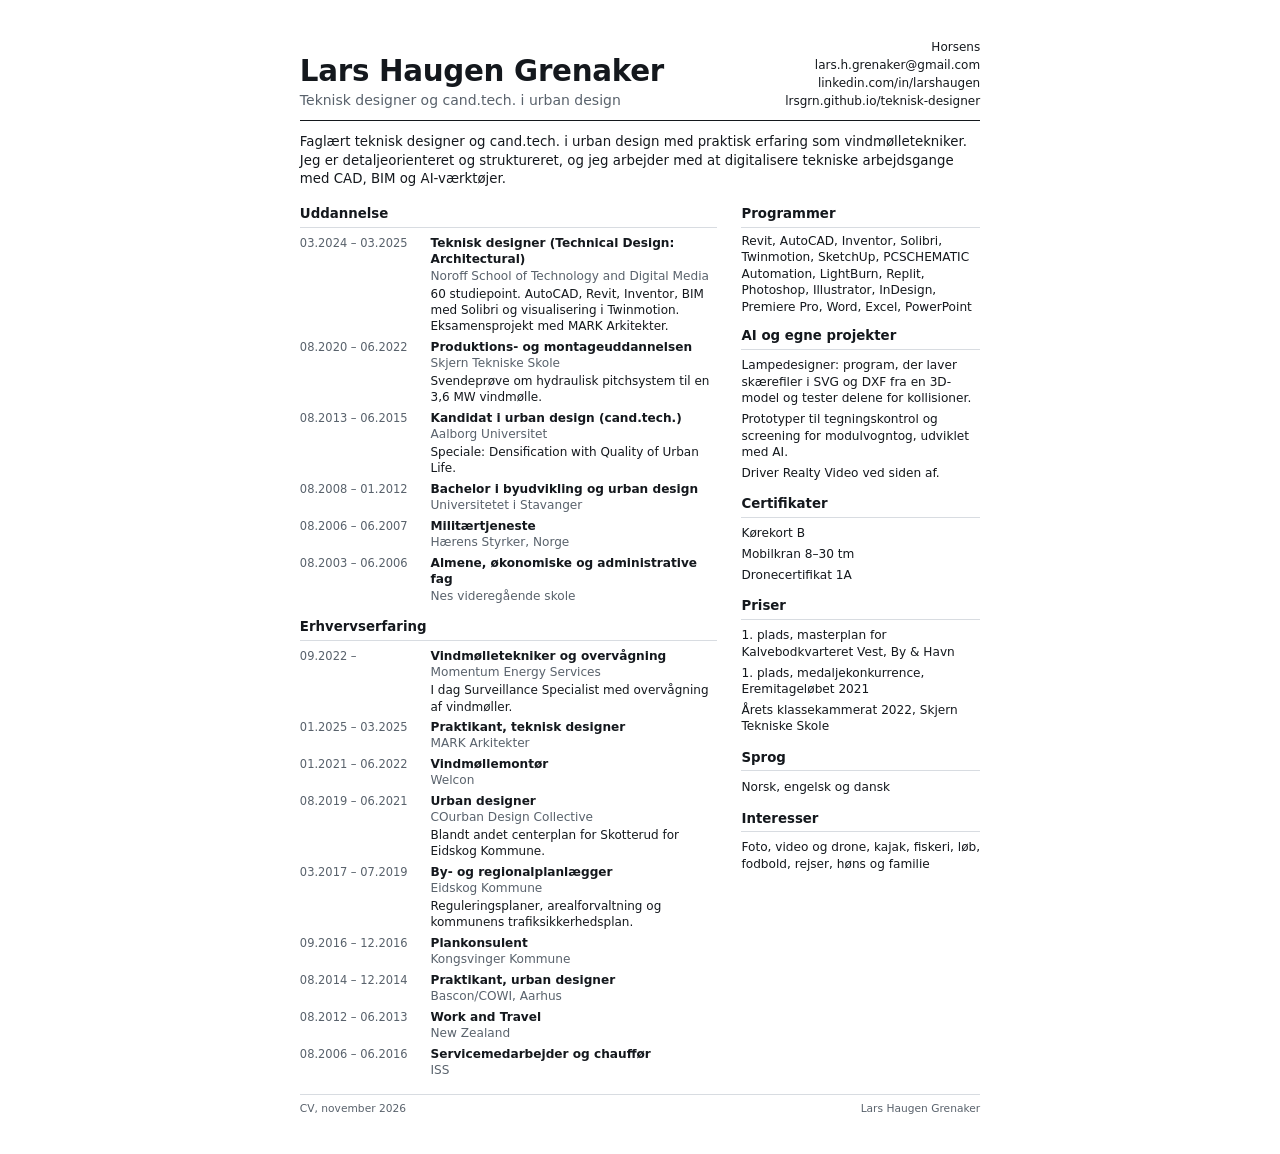
<file: cv.html>
<!doctype html>
<html lang="da">
<head>
<meta charset="utf-8">
<meta name="viewport" content="width=device-width, initial-scale=1">
<title>CV, Lars Haugen Grenaker</title>
<meta name="robots" content="noindex">
<style>
  @page { size: A4; margin: 10mm 14mm; }
  * { box-sizing: border-box; }
  body { margin: 0 auto; max-width: 180mm; padding: 10mm 0; font: 9.1pt/1.36 "Segoe UI", system-ui, Arial, sans-serif; color: #14181d; font-variant-numeric: tabular-nums; }
  @media print { body { padding: 0; } }
  h1 { font-size: 22pt; margin: 0; letter-spacing: -.01em; line-height: 1.1; }
  .role { font-size: 10.5pt; color: #59626c; margin: 3pt 0 0; }
  header { display: grid; grid-template-columns: 1fr auto; gap: 12pt; align-items: end; border-bottom: .8pt solid #14181d; padding-bottom: 8pt; }
  header address { font-style: normal; text-align: right; font-size: 9pt; line-height: 1.5; }
  a { color: inherit; text-decoration: none; }
  .profile { margin: 9pt 0 4pt; font-size: 10pt; }
  .grid { display: grid; grid-template-columns: 1.75fr 1fr; gap: 18pt; }
  h2 { font-size: 10pt; font-weight: 600; border-bottom: .6pt solid #d8dce1; padding-bottom: 2.5pt; margin: 9pt 0 4pt; }
  ul { list-style: none; margin: 0; padding: 0; }
  .tl li { display: grid; grid-template-columns: 92pt 1fr; gap: 6pt; padding: 1.5pt 0; break-inside: avoid; }
  .tl time { white-space: nowrap; font-size: 8.6pt; line-height: 1.5; color: #59626c; }
  .tl strong { display: block; font-weight: 600; }
  .tl span { color: #59626c; }
  .tl p { margin: 1pt 0 0; font-size: 9pt; }
  .side li { padding: 1.6pt 0; }
  .side p { margin: 0; }
  footer { margin-top: 10pt; border-top: .6pt solid #d8dce1; padding-top: 5pt; font-size: 8pt; color: #59626c; display: flex; justify-content: space-between; }
</style>
</head>
<body>
<header>
  <div>
    <h1>Lars Haugen Grenaker</h1>
    <p class="role">Teknisk designer og cand.tech. i urban design</p>
  </div>
  <address>
    Horsens<br>
    <a href="mailto:lars.h.grenaker@gmail.com">lars.h.grenaker@gmail.com</a><br>
    <a href="https://www.linkedin.com/in/larshaugen/">linkedin.com/in/larshaugen</a><br>
    <a href="https://lrsgrn.github.io/teknisk-designer/">lrsgrn.github.io/teknisk-designer</a>
  </address>
</header>

<p class="profile">Faglært teknisk designer og cand.tech. i urban design med praktisk erfaring som vindmølletekniker. Jeg er detaljeorienteret og struktureret, og jeg arbejder med at digitalisere tekniske arbejdsgange med CAD, BIM og AI-værktøjer.</p>

<div class="grid">
  <div>
    <h2>Uddannelse</h2>
    <ul class="tl">
      <li><time>03.2024 – 03.2025</time><div><strong>Teknisk designer (Technical Design: Architectural)</strong><span>Noroff School of Technology and Digital Media</span><p>60 studiepoint. AutoCAD, Revit, Inventor, BIM med Solibri og visualisering i Twinmotion. Eksamensprojekt med MARK Arkitekter.</p></div></li>
      <li><time>08.2020 – 06.2022</time><div><strong>Produktions- og montageuddannelsen</strong><span>Skjern Tekniske Skole</span><p>Svendeprøve om hydraulisk pitchsystem til en 3,6 MW vindmølle.</p></div></li>
      <li><time>08.2013 – 06.2015</time><div><strong>Kandidat i urban design (cand.tech.)</strong><span>Aalborg Universitet</span><p>Speciale: Densification with Quality of Urban Life.</p></div></li>
      <li><time>08.2008 – 01.2012</time><div><strong>Bachelor i byudvikling og urban design</strong><span>Universitetet i Stavanger</span></div></li>
      <li><time>08.2006 – 06.2007</time><div><strong>Militærtjeneste</strong><span>Hærens Styrker, Norge</span></div></li>
      <li><time>08.2003 – 06.2006</time><div><strong>Almene, økonomiske og administrative fag</strong><span>Nes videregående skole</span></div></li>
    </ul>

    <h2>Erhvervserfaring</h2>
    <ul class="tl">
      <li><time>09.2022 –</time><div><strong>Vindmølletekniker og overvågning</strong><span>Momentum Energy Services</span><p>I dag Surveillance Specialist med overvågning af vindmøller.</p></div></li>
      <li><time>01.2025 – 03.2025</time><div><strong>Praktikant, teknisk designer</strong><span>MARK Arkitekter</span></div></li>
      <li><time>01.2021 – 06.2022</time><div><strong>Vindmøllemontør</strong><span>Welcon</span></div></li>
      <li><time>08.2019 – 06.2021</time><div><strong>Urban designer</strong><span>COurban Design Collective</span><p>Blandt andet centerplan for Skotterud for Eidskog Kommune.</p></div></li>
      <li><time>03.2017 – 07.2019</time><div><strong>By- og regionalplanlægger</strong><span>Eidskog Kommune</span><p>Reguleringsplaner, arealforvaltning og kommunens trafiksikkerhedsplan.</p></div></li>
      <li><time>09.2016 – 12.2016</time><div><strong>Plankonsulent</strong><span>Kongsvinger Kommune</span></div></li>
      <li><time>08.2014 – 12.2014</time><div><strong>Praktikant, urban designer</strong><span>Bascon/COWI, Aarhus</span></div></li>
      <li><time>08.2012 – 06.2013</time><div><strong>Work and Travel</strong><span>New Zealand</span></div></li>
      <li><time>08.2006 – 06.2016</time><div><strong>Servicemedarbejder og chauffør</strong><span>ISS</span></div></li>
    </ul>
  </div>

  <div class="side">
    <h2>Programmer</h2>
    <p>Revit, AutoCAD, Inventor, Solibri, Twinmotion, SketchUp, PCSCHEMATIC Automation, LightBurn, Replit, Photoshop, Illustrator, InDesign, Premiere Pro, Word, Excel, PowerPoint</p>
    <h2>AI og egne projekter</h2>
    <ul>
      <li>Lampedesigner: program, der laver skærefiler i SVG og DXF fra en 3D-model og tester delene for kollisioner.</li>
      <li>Prototyper til tegningskontrol og screening for modulvogntog, udviklet med AI.</li>
      <li>Driver Realty Video ved siden af.</li>
    </ul>
    <h2>Certifikater</h2>
    <ul><li>Kørekort B</li><li>Mobilkran 8–30 tm</li><li>Dronecertifikat 1A</li></ul>
    <h2>Priser</h2>
    <ul>
      <li>1. plads, masterplan for Kalvebodkvarteret Vest, By &amp; Havn</li>
      <li>1. plads, medaljekonkurrence, Eremitageløbet 2021</li>
      <li>Årets klassekammerat 2022, Skjern Tekniske Skole</li>
    </ul>
    <h2>Sprog</h2>
    <ul><li>Norsk, engelsk og dansk</li></ul>
    <h2>Interesser</h2>
    <ul><li>Foto, video og drone, kajak, fiskeri, løb, fodbold, rejser, høns og familie</li></ul>
  </div>
</div>
<footer><span>CV, november 2026</span><span>Lars Haugen Grenaker</span></footer>
</body>
</html>
</file>
<file: css/style.css>
:root {
  --bg: #fff;
  --surface: #f4f5f6;
  --ink: #14181d;
  --muted: #59626c;
  --line: #d8dce1;
  --blue: #0b4a80;
  --red: #b3261e;
  --green: #2e6b3a;
  --mono: ui-monospace, "Cascadia Mono", Consolas, "Liberation Mono", monospace;
  --sans: "Segoe UI", system-ui, -apple-system, Roboto, "Helvetica Neue", Arial, sans-serif;
  --gutter: clamp(16px, 4vw, 40px);
  --page: 1160px;
}
* { box-sizing: border-box; }
html { scroll-behavior: smooth; scroll-padding-top: 76px; }
body { margin: 0; background: var(--bg); color: var(--ink); font: 17px/1.6 var(--sans); -webkit-text-size-adjust: 100%; }
::selection { background: #cfe0f0; color: var(--ink); }
img { max-width: 100%; height: auto; display: block; }
a { color: var(--blue); text-underline-offset: 3px; text-decoration-thickness: 1px; }
a:hover { text-decoration-thickness: 2px; }
h1, h2, h3, h4 { line-height: 1.2; margin: 0; font-weight: 600; text-wrap: balance; }
p { margin: 0 0 1em; }
.mono { font-family: var(--mono); font-size: .88em; }
.muted { color: var(--muted); }
.small { font-size: .875rem; }
:focus-visible { outline: 2px solid var(--blue); outline-offset: 2px; }

/* top */
.top { position: fixed; inset: 0 0 auto 0; z-index: 20; display: flex; align-items: center; gap: 28px; height: 56px; padding: 0 var(--gutter); background: var(--bg); border-bottom: 1px solid var(--line); }
.brand { text-decoration: none; color: var(--ink); font-weight: 600; margin-right: auto; white-space: nowrap; }
.top nav { display: flex; gap: 24px; }
.top nav a { color: var(--ink); text-decoration: none; font-size: .92rem; padding: 6px 0; }
.top nav a:hover { color: var(--blue); }
@media (max-width: 820px) { .top nav a:not(.keep) { display: none; } }

.btn { display: inline-flex; align-items: center; justify-content: center; min-height: 46px; padding: 10px 22px; border: 1px solid var(--ink); background: var(--ink); color: #fff; font: 600 .95rem var(--sans); text-decoration: none; cursor: pointer; border-radius: 4px; transition: background-color .15s, border-color .15s, color .15s; }
.btn:hover { background: var(--blue); border-color: var(--blue); }
.btn:active { transform: translateY(1px); }
.btn:disabled { opacity: .4; cursor: default; }
.btn-ghost { background: transparent; color: var(--ink); }
.btn-ghost:hover { background: transparent; color: var(--blue); border-color: var(--blue); }
.link { background: none; border: 0; padding: 0; font: inherit; color: var(--blue); text-decoration: underline; text-decoration-thickness: 1px; text-underline-offset: 3px; cursor: pointer; }

/* forside */
.hero { height: 240vh; position: relative; }
.hero-sticky { position: sticky; top: 0; height: 100vh; height: 100svh; overflow: hidden; }
#hero-canvas, #hero-fallback { position: absolute; inset: 0; width: 100%; height: 100%; }
.has-webgl #hero-fallback { display: none; }
.sheet-frame { position: absolute; inset: 68px 12px 12px 12px; border: 1px solid var(--ink); pointer-events: none; z-index: 2; }
.sheet-frame i { display: none; }
.hero-text { position: absolute; z-index: 3; left: 12px; top: 68px; max-width: min(640px, calc(100% - 24px)); padding: clamp(20px, 3vw, 36px) clamp(20px, 3vw, 40px); background: var(--bg); border: 1px solid var(--ink); }
.hero h1 { font-size: clamp(1.9rem, 4.2vw, 3.1rem); letter-spacing: -.02em; line-height: 1.12; }
.hero-lines { margin: 18px 0 24px; font-size: clamp(1rem, 1.4vw, 1.125rem); max-width: 46ch; }
.hero-lines span { display: block; } .hero-lines span + span { margin-top: 6px; }
.hero-cta { display: flex; flex-wrap: wrap; gap: 10px; }
.titleblock { position: absolute; z-index: 3; right: 12px; bottom: 12px; border-collapse: collapse; background: var(--bg); font: 11px/1.3 var(--mono); width: min(430px, calc(100% - 24px)); }
.titleblock th, .titleblock td { border: 1px solid var(--ink); padding: 5px 8px; text-align: left; vertical-align: top; }
.titleblock th { font-weight: 400; color: var(--muted); width: 72px; white-space: nowrap; }
.titleblock td { font-weight: 600; }
@media (max-width: 640px) { .titleblock { font-size: 11px; } .titleblock tr:first-child { display: none; } .titleblock th { width: 58px; } }

/* sektioner */
.sec { max-width: calc(var(--page) + 2 * var(--gutter)); margin: 0 auto; padding: clamp(72px, 10vw, 128px) var(--gutter) 0; }
h2 { font-size: clamp(1.7rem, 3.2vw, 2.25rem); letter-spacing: -.015em; margin-bottom: clamp(20px, 3vw, 32px); }
h3 { font-size: 1.125rem; }
.lead { font-size: 1.2rem; line-height: 1.5; max-width: 62ch; }
.two-col { display: grid; grid-template-columns: minmax(0, 1fr) minmax(0, 1fr); gap: clamp(28px, 6vw, 72px); align-items: start; }
.two-col h3 { margin-bottom: 12px; }
@media (max-width: 820px) { .two-col { grid-template-columns: 1fr; } }
.plain { margin: 0; padding-left: 1.1em; } .plain li { margin-bottom: .4em; }
.rows { list-style: none; margin: 0 0 16px; padding: 0; }
.rows li { padding: 12px 0; border-top: 1px solid var(--line); }
.rows li:last-child { border-bottom: 1px solid var(--line); }

.map { margin-bottom: 14px; font-size: .95rem; }
.map th, .map td { padding: 11px 16px 11px 0; text-align: left; vertical-align: top; border-bottom: 1px solid var(--line); }
.map th { font-size: .8rem; font-weight: 600; color: var(--muted); border-bottom-color: var(--ink); }
.map td:first-child { font-weight: 600; width: 42%; }

/* hvorfor mig */
.why-lead { margin-bottom: clamp(28px, 4vw, 44px); }
.why { display: grid; grid-template-columns: repeat(4, minmax(0, 1fr)); gap: clamp(20px, 3vw, 40px); }
@media (max-width: 900px) { .why { grid-template-columns: repeat(2, minmax(0, 1fr)); } }
@media (max-width: 520px) { .why { grid-template-columns: 1fr; } }
.why article { border-top: 1px solid var(--ink); padding-top: 16px; }
.why h3 { font-size: 1.2rem; margin-bottom: 8px; }
.why p { margin: 0; font-size: .98rem; }
.tools { margin-top: clamp(40px, 5vw, 64px); }
.tools h3 { margin-bottom: 12px; }
.tools dl { margin: 0 0 12px; display: grid; grid-template-columns: max-content 1fr; }
.tools dt, .tools dd { margin: 0; padding: 12px 0; border-top: 1px solid var(--line); }
.tools dt { color: var(--muted); padding-right: 40px; }
.tools dd { font-weight: 600; }
.tools dl::after { content: ""; grid-column: 1 / -1; border-top: 1px solid var(--line); }
.tools p { margin: 0; color: var(--muted); font-size: .95rem; }
@media (max-width: 600px) { .tools dl { grid-template-columns: 1fr; } .tools dt { padding-bottom: 0; } .tools dd { border-top: 0; padding-top: 2px; } }

/* demo */
.strip { list-style: none; margin: 28px 0 24px; padding: 0; display: grid; grid-template-columns: repeat(4, minmax(0, 1fr)); gap: clamp(12px, 2vw, 24px); }
.strip a { display: block; color: var(--ink); text-decoration: none; }
.strip canvas, .strip svg { display: block; width: 100%; height: auto; aspect-ratio: 16 / 11; background: var(--surface); border: 1px solid var(--line); margin-bottom: 10px; transition: border-color .15s; }
.strip a:hover canvas, .strip a:hover svg { border-color: var(--ink); }
.strip strong { display: block; font-weight: 600; }
.strip span { color: var(--muted); font-size: .9rem; }
@media (max-width: 640px) { .strip { grid-template-columns: repeat(2, minmax(0, 1fr)); } }
.warn { border: 1px solid var(--line); background: var(--surface); padding: 12px 16px; max-width: 86ch; font-size: .93rem; margin: 0; }
.step { margin-top: clamp(56px, 7vw, 88px); }
.step h3 { font-size: 1.45rem; letter-spacing: -.01em; margin-bottom: 8px; }
.step > p { max-width: 72ch; }
.plan-wrap { border: 1px solid var(--ink); background: var(--surface); }
.plan-big { display: block; width: 100%; aspect-ratio: 16 / 10; cursor: pointer; }
@media (max-width: 640px) { .plan-big { aspect-ratio: 1 / 1; } }
.file-line { display: flex; flex-wrap: wrap; gap: 6px 18px; justify-content: space-between; margin: 8px 0 24px; font-size: .85rem; color: var(--muted); }
.file-actions { display: flex; flex-wrap: wrap; gap: 6px 16px; }
.summary { margin: 16px 0 8px; font-size: .95rem; max-width: 86ch; }
.summary strong { font-weight: 600; }
.summary .bad { color: var(--red); } .summary .ok { color: var(--green); }
.table-wrap { overflow-x: auto; }
table { border-collapse: collapse; width: 100%; font-size: .9rem; font-variant-numeric: tabular-nums; }
.table-wrap th, .table-wrap td { padding: 9px 14px 9px 0; text-align: left; vertical-align: top; border-bottom: 1px solid var(--line); }
.table-wrap th { font-size: .8rem; font-weight: 600; color: var(--muted); white-space: nowrap; border-bottom-color: var(--ink); }
.table-wrap tr.click { cursor: pointer; }
.table-wrap tr.click:hover td { background: var(--surface); }
.table-wrap tr.sel td { background: #fbeceb; }
.table-wrap td:first-child, .table-wrap th:first-child { padding-left: 8px; }
.tag { font-weight: 600; font-size: .85rem; white-space: nowrap; }
.tag-fejl, .tag-konflikt { color: var(--red); } .tag-advarsel { color: #7a5200; } .tag-info, .tag-bemærkning { color: var(--muted); } .tag-ok { color: var(--green); }
details { margin-top: 18px; } summary { cursor: pointer; padding: 8px 0; color: var(--blue); }
.layers { display: grid; grid-template-columns: repeat(auto-fill, minmax(300px, 1fr)); gap: 6px 16px; }
.layer-row { display: grid; grid-template-columns: 1fr auto minmax(130px, 170px); gap: 8px; align-items: center; padding: 4px 0; border-bottom: 1px solid var(--line); }
.layer-row.unknown .mono { color: var(--red); font-weight: 600; }
select { font: inherit; font-size: .85rem; padding: 6px; border: 1px solid var(--ink); background: #fff; min-height: 36px; max-width: 100%; border-radius: 4px; }
.seg { display: flex; flex-wrap: wrap; margin: 16px 0 8px; }
.seg button { font: 600 .92rem var(--sans); min-height: 44px; padding: 8px 18px; border: 1px solid var(--ink); background: transparent; color: var(--ink); cursor: pointer; margin: 0 -1px -1px 0; transition: background-color .15s, color .15s; }
.seg button:hover { background: var(--surface); }
.seg button[aria-pressed="true"] { background: var(--ink); color: #fff; }
.plan-grid { display: grid; grid-template-columns: minmax(0, 1fr) 280px; gap: 28px; align-items: start; margin-top: 12px; }
@media (max-width: 900px) { .plan-grid { grid-template-columns: 1fr; } }
#plan { display: block; width: 100%; aspect-ratio: 7 / 5; touch-action: pan-y; cursor: pointer; }
#plan.drawing { cursor: crosshair; }
.legend { display: flex; flex-wrap: wrap; gap: 6px 18px; padding: 8px 12px; border-top: 1px solid var(--line); font-size: .82rem; background: var(--bg); }
.legend i { display: inline-block; width: 12px; height: 12px; margin-right: 6px; vertical-align: -1px; }
.controls { display: grid; gap: 18px; }
.ctrl-row { display: flex; gap: 12px; align-items: center; } .ctrl-row input { flex: 1; min-width: 0; }
.ctrl { display: grid; gap: 4px; font-size: .9rem; } .ctrl output { font-weight: 600; font-variant-numeric: tabular-nums; float: right; }
#example-controls { display: grid; gap: 18px; }
input[type=range] { width: 100%; accent-color: var(--blue); min-height: 28px; }
.msg { color: var(--red); font-weight: 600; margin: 0; } .msg:empty { display: none; }
.demo-actions { display: flex; flex-wrap: wrap; gap: 10px; margin: 20px 0; }
.proposal { margin: 32px 0; padding-top: 24px; border-top: 1px solid var(--ink); }
.proposal h4 { font-size: 1.2rem; margin-bottom: 10px; }
.ba { display: grid; grid-template-columns: 1fr 1fr; gap: 20px; margin: 20px 0; }
@media (max-width: 640px) { .ba { grid-template-columns: 1fr; } }
.ba figure { margin: 0; } .ba canvas { display: block; width: 100%; height: auto; border: 1px solid var(--ink); }
.ba figcaption { margin-top: 8px; font-size: .95rem; }

/* notat */
.notat { background: #fff; padding: clamp(16px, 4vw, 40px); margin-top: 10px; max-width: 900px; font-size: .9rem; border: 1px solid var(--line); }
.notat h3 { font-size: 1.4rem; margin: 4px 0 10px; } .notat h4 { font-size: 1rem; margin: 1.6em 0 .5em; border-bottom: 1px solid var(--ink); padding-bottom: 3px; }
.notat table { font-size: .78rem; margin: .6em 0; display: block; overflow-x: auto; }
.notat th, .notat td { border: 1px solid #9aa0a6; padding: 4px 6px; text-align: left; vertical-align: top; }
.notat th { background: var(--surface); }
.notat dl { display: grid; grid-template-columns: repeat(auto-fit, minmax(300px, 1fr)); gap: 4px 24px; margin: 8px 0; }
.notat dl div { display: flex; gap: 8px; } .notat dt { color: var(--muted); min-width: 96px; } .notat dd { margin: 0; }
.n-stamp { font-weight: 600; font-size: .8rem; color: var(--red); }
.n-warn { border: 1px solid var(--red); padding: 8px 10px; font-weight: 600; }
.n-note { font-size: .78rem; color: var(--muted); }
.notat figure { margin: 1em 0; } .notat figure img { border: 1px solid #9aa0a6; } .notat figcaption { font-size: .78rem; color: var(--muted); margin-top: 4px; }
.n-sign td { height: 34px; }

/* projekter */
.projects { display: grid; grid-template-columns: repeat(2, minmax(0, 1fr)); gap: clamp(40px, 5vw, 64px) clamp(24px, 4vw, 48px); }
@media (max-width: 760px) { .projects { grid-template-columns: 1fr; } }
.project img { width: 100%; aspect-ratio: 3 / 2; object-fit: cover; background: var(--surface); margin-bottom: 16px; }
.project img.fit { object-fit: contain; border: 1px solid var(--line); background: #fff; }
.project.wide { grid-column: 1 / -1; display: grid; grid-template-columns: minmax(0, 3fr) minmax(0, 2fr); gap: clamp(20px, 4vw, 48px); align-items: center; }
.project.wide img { margin: 0; aspect-ratio: 16 / 9; }
@media (max-width: 760px) { .project.wide { grid-template-columns: 1fr; } }
.project h3 { font-size: 1.3rem; }
.project .meta { color: var(--muted); font-size: .9rem; margin: 2px 0 12px; }
.project p { margin: 0 0 6px; font-size: .98rem; max-width: 56ch; }

/* cv */
.cv-top { display: flex; flex-wrap: wrap; gap: 24px; align-items: center; margin-bottom: 48px; }
.portrait { width: 104px; height: 104px; border-radius: 50%; object-fit: cover; }
.cv-top .lead { margin-bottom: 14px; }
.cv-grid { display: grid; grid-template-columns: minmax(0, 1.7fr) minmax(0, 1fr); gap: clamp(28px, 6vw, 72px); }
@media (max-width: 820px) { .cv-grid { grid-template-columns: 1fr; gap: 8px; } }
.cv-grid h3 { margin: 40px 0 10px; }
.cv-grid h3:first-child { margin-top: 0; }
.cv-side p { margin: 0; font-size: .95rem; }
.timeline { list-style: none; margin: 0; padding: 0; }
.timeline li { display: grid; grid-template-columns: 150px 1fr; gap: 12px; padding: 9px 0; border-top: 1px solid var(--line); }
.timeline time { color: var(--muted); font-size: .9rem; font-variant-numeric: tabular-nums; line-height: 1.8; }
.timeline strong { display: block; font-weight: 600; } .timeline span { color: var(--muted); font-size: .92rem; }
@media (max-width: 480px) { .timeline li { grid-template-columns: 1fr; gap: 0; } }

.foot { max-width: calc(var(--page) + 2 * var(--gutter)); margin: clamp(72px, 10vw, 128px) auto 0; padding: 0 var(--gutter) 56px; }
.foot-in { border-top: 1px solid var(--ink); padding-top: 32px; display: grid; grid-template-columns: minmax(0, 1fr) minmax(0, 1fr); gap: 24px clamp(28px, 6vw, 72px); }
@media (max-width: 700px) { .foot-in { grid-template-columns: 1fr; } }
.foot h2 { font-size: 1.3rem; margin-bottom: 10px; }
.foot p { margin: 0 0 4px; }

@media (prefers-reduced-motion: reduce) { html { scroll-behavior: auto; } .btn, .seg button, .strip canvas, .strip svg { transition: none; } }
@media print { .top, .hero, .foot { display: none; } }

[hidden] { display: none !important; }
</file>
